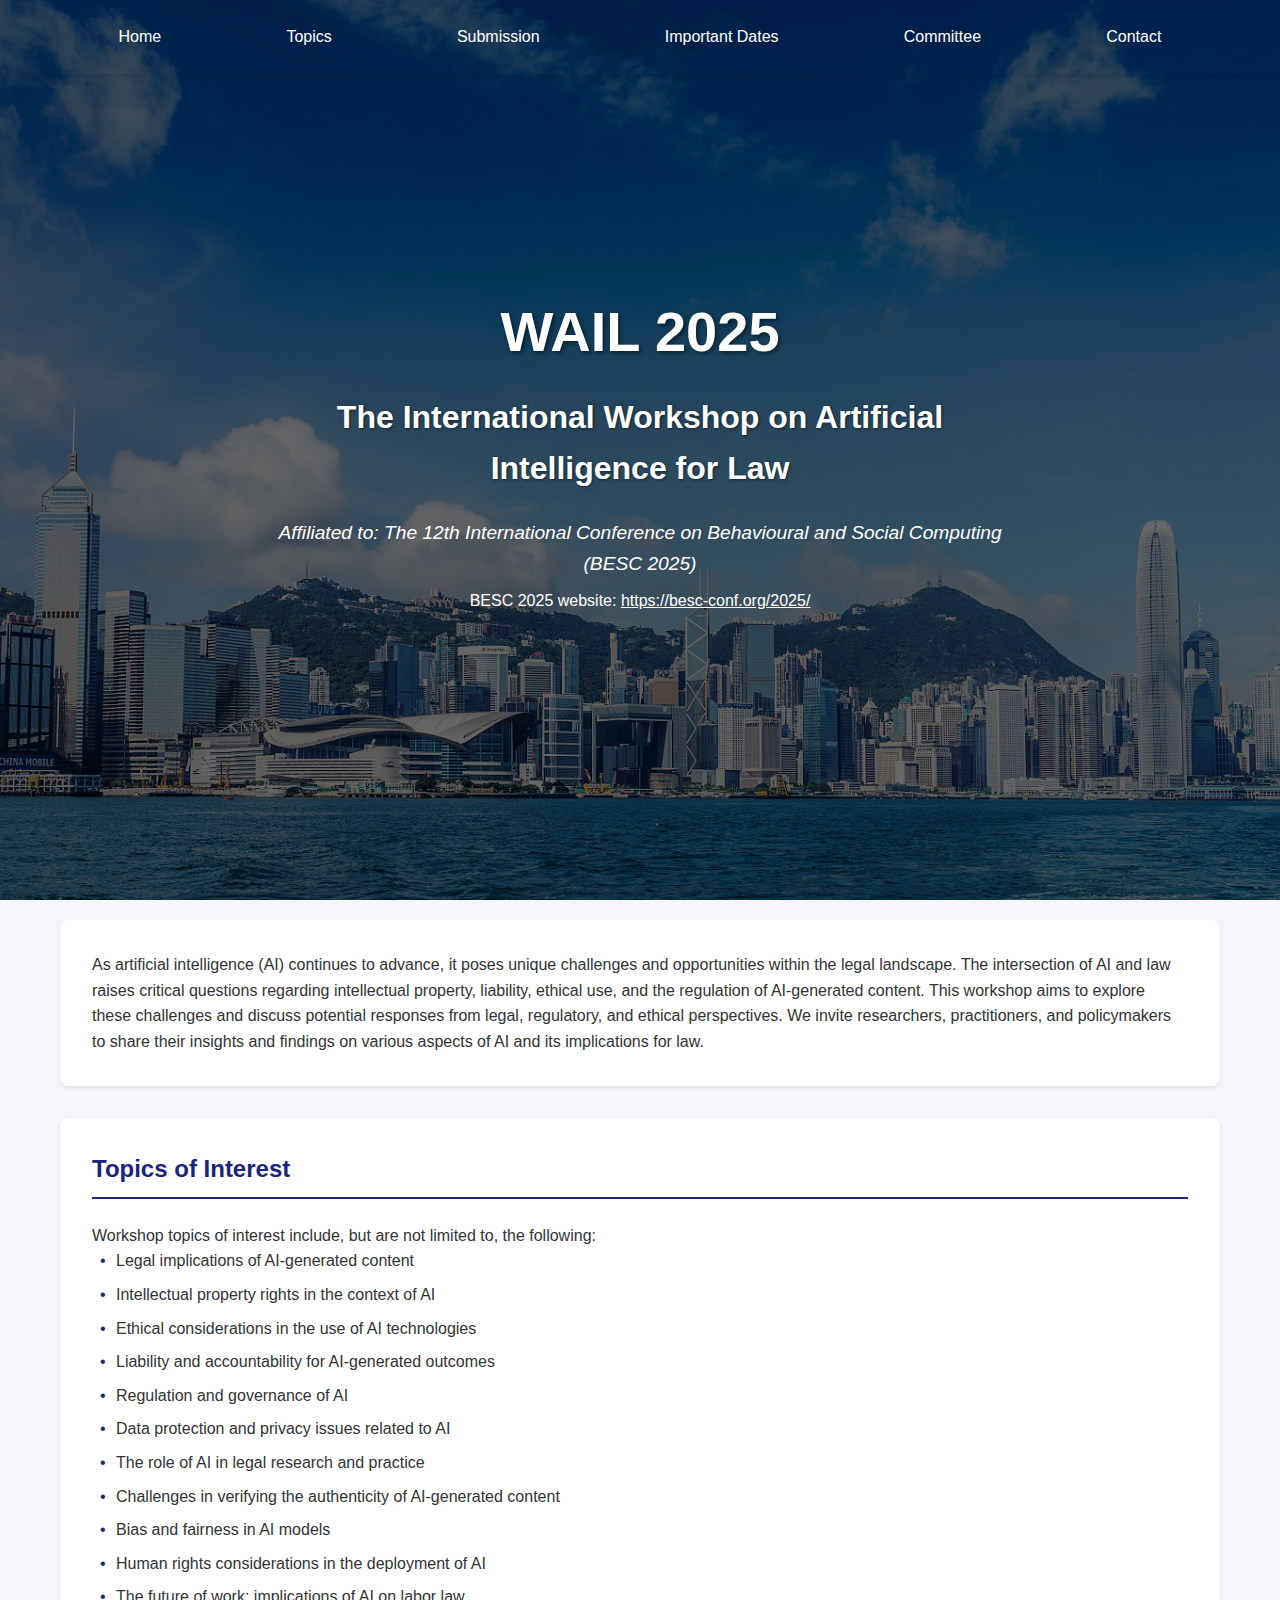
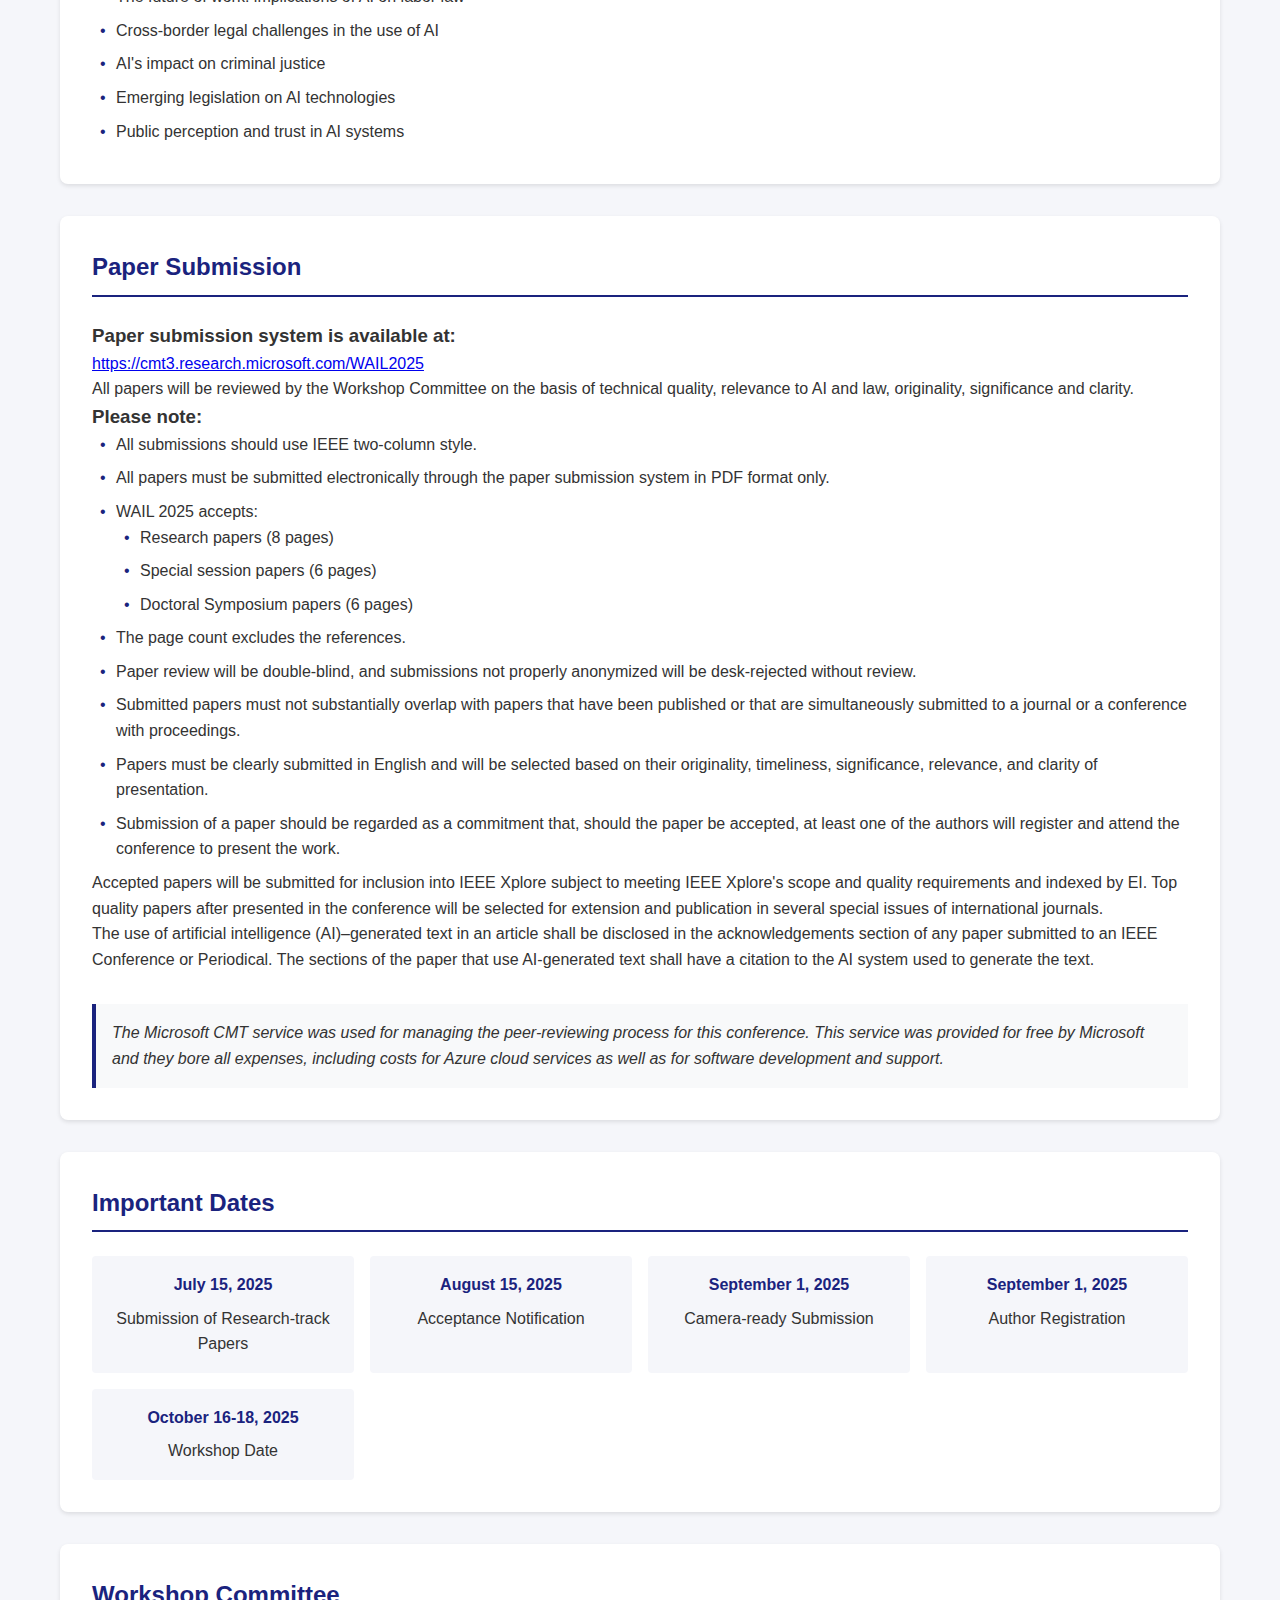
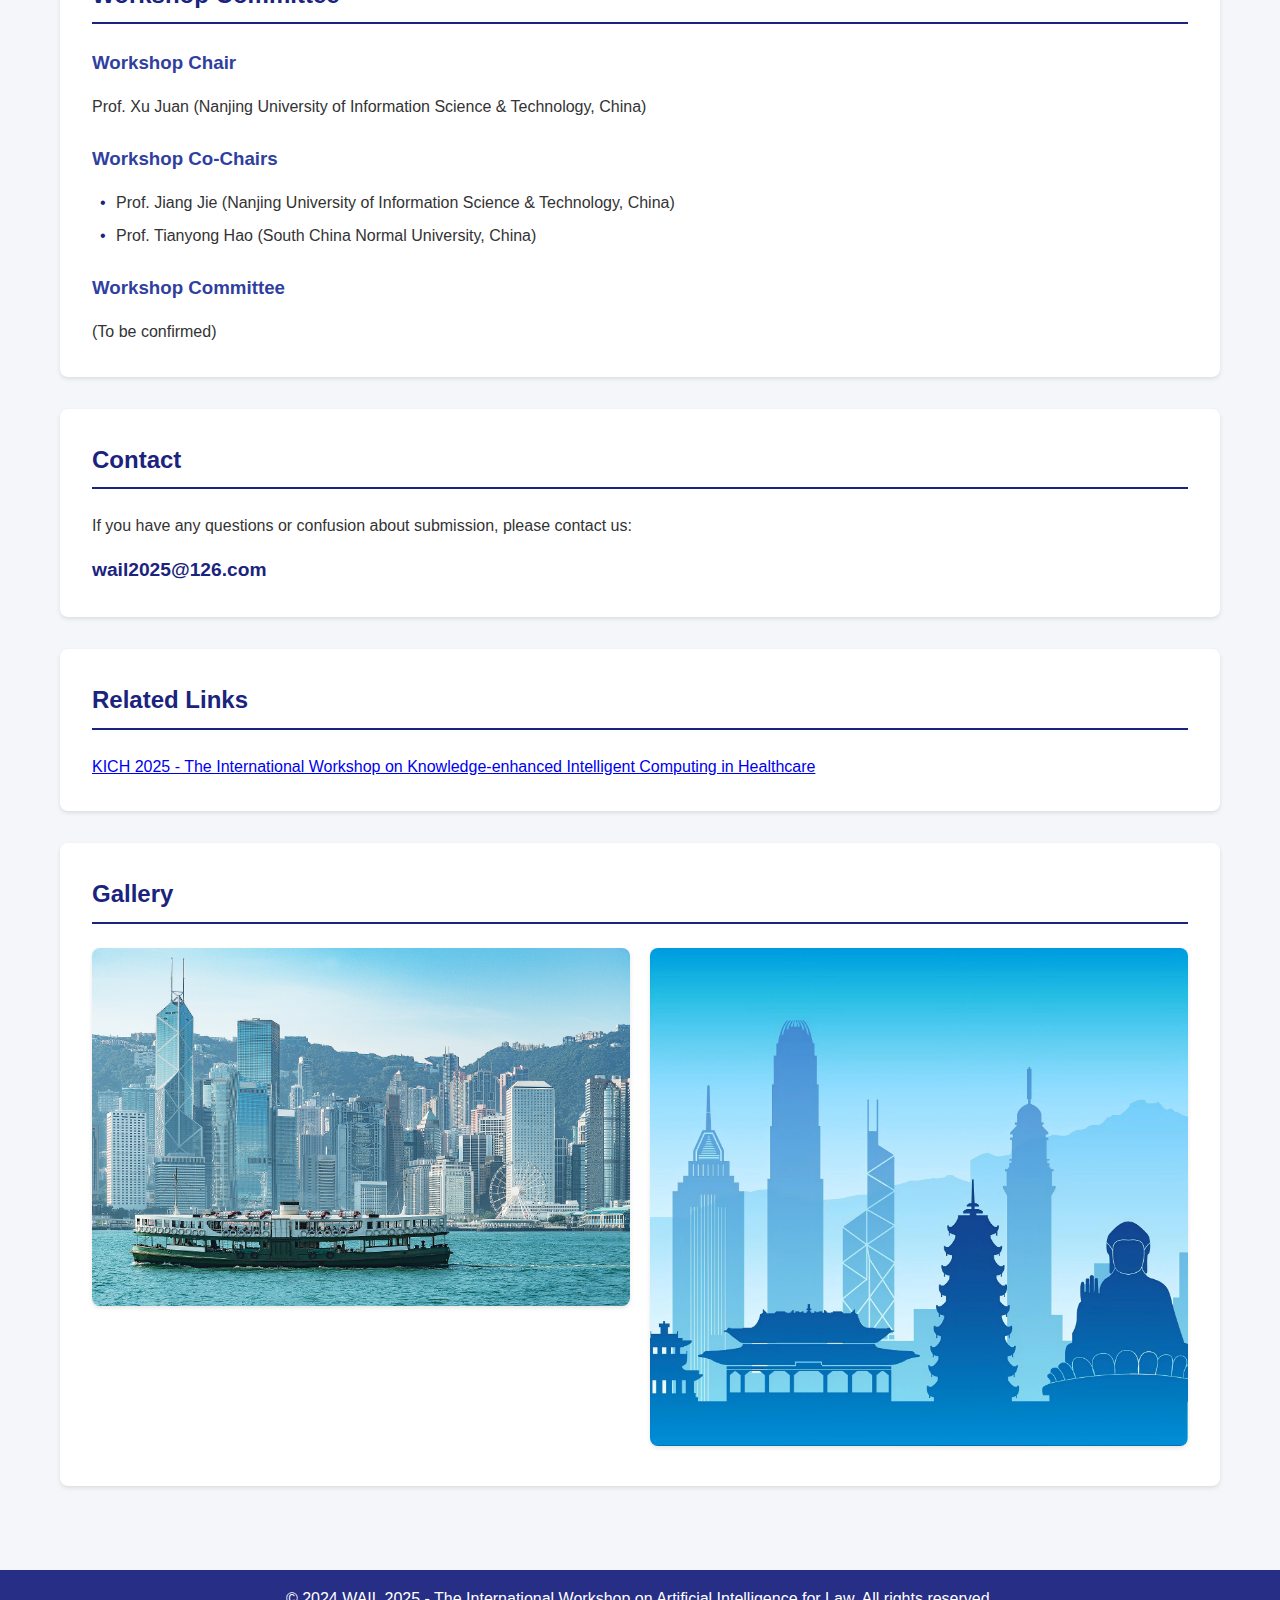
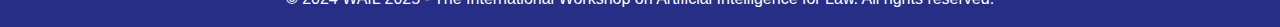
<file: index.html>
<!DOCTYPE html>
<html lang="en">
<head>
    <meta charset="UTF-8">
    <meta name="viewport" content="width=device-width, initial-scale=1.0">
    <title>WAIL 2025 - The International Workshop on Artificial Intelligence for Law</title>
    <link rel="stylesheet" href="styles.css">
</head>
<body>
    <div class="hero" style="background-image: url('images/香港的天际线.jpg');">
        <div class="overlay"></div>
        <nav>
            <div class="nav-container">
                <a href="#home" class="nav-item">Home</a>
                <a href="#topics" class="nav-item">Topics</a>
                <a href="#submission" class="nav-item">Submission</a>
                <a href="#dates" class="nav-item">Important Dates</a>
                <a href="#committee" class="nav-item">Committee</a>
                <a href="#contact" class="nav-item">Contact</a>
            </div>
        </nav>
        
        <div class="hero-content">
            <h1>WAIL 2025</h1>
            <h2>The International Workshop on Artificial Intelligence for Law</h2>
            <p class="affiliation">Affiliated to: The 12th International Conference on Behavioural and Social Computing (BESC 2025)</p>
            <p class="conference-link">BESC 2025 website: <a href="https://besc-conf.org/2025/" target="_blank">https://besc-conf.org/2025/</a></p>
        </div>
    </div>

    <main>
        <section id="introduction" class="content-section">
            <p>As artificial intelligence (AI) continues to advance, it poses unique challenges and opportunities within the legal landscape. The intersection of AI and law raises critical questions regarding intellectual property, liability, ethical use, and the regulation of AI-generated content. This workshop aims to explore these challenges and discuss potential responses from legal, regulatory, and ethical perspectives. We invite researchers, practitioners, and policymakers to share their insights and findings on various aspects of AI and its implications for law.</p>
        </section>

        <section id="topics" class="content-section">
            <h2>Topics of Interest</h2>
            <p>Workshop topics of interest include, but are not limited to, the following:</p>
            <ul>
                <li>Legal implications of AI-generated content</li>
                <li>Intellectual property rights in the context of AI</li>
                <li>Ethical considerations in the use of AI technologies</li>
                <li>Liability and accountability for AI-generated outcomes</li>
                <li>Regulation and governance of AI</li>
                <li>Data protection and privacy issues related to AI</li>
                <li>The role of AI in legal research and practice</li>
                <li>Challenges in verifying the authenticity of AI-generated content</li>
                <li>Bias and fairness in AI models</li>
                <li>Human rights considerations in the deployment of AI</li>
                <li>The future of work: implications of AI on labor law</li>
                <li>Cross-border legal challenges in the use of AI</li>
                <li>AI's impact on criminal justice</li>
                <li>Emerging legislation on AI technologies</li>
                <li>Public perception and trust in AI systems</li>
            </ul>
        </section>

        <section id="submission" class="content-section">
            <h2>Paper Submission</h2>
            <div class="submission-info">
                <h3>Paper submission system is available at:</h3>
                <p><a href="https://cmt3.research.microsoft.com/WAIL2025" target="_blank">https://cmt3.research.microsoft.com/WAIL2025</a></p>
                
                <p>All papers will be reviewed by the Workshop Committee on the basis of technical quality, relevance to AI and law, originality, significance and clarity.</p>
                <h3>Please note:</h3>
                <ul>
                    <li>All submissions should use IEEE two-column style.</li>
                    <li>All papers must be submitted electronically through the paper submission system in PDF format only.</li>
                    <li>WAIL 2025 accepts:
                        <ul>
                            <li>Research papers (8 pages)</li>
                            <li>Special session papers (6 pages)</li>
                            <li>Doctoral Symposium papers (6 pages)</li>
                        </ul>
                    </li>
                    <li>The page count excludes the references.</li>
                    <li>Paper review will be double-blind, and submissions not properly anonymized will be desk-rejected without review.</li>
                    <li>Submitted papers must not substantially overlap with papers that have been published or that are simultaneously submitted to a journal or a conference with proceedings.</li>
                    <li>Papers must be clearly submitted in English and will be selected based on their originality, timeliness, significance, relevance, and clarity of presentation.</li>
                    <li>Submission of a paper should be regarded as a commitment that, should the paper be accepted, at least one of the authors will register and attend the conference to present the work.</li>
                </ul>
                <p>Accepted papers will be submitted for inclusion into IEEE Xplore subject to meeting IEEE Xplore's scope and quality requirements and indexed by EI. Top quality papers after presented in the conference will be selected for extension and publication in several special issues of international journals.</p>
                <p>The use of artificial intelligence (AI)–generated text in an article shall be disclosed in the acknowledgements section of any paper submitted to an IEEE Conference or Periodical. The sections of the paper that use AI-generated text shall have a citation to the AI system used to generate the text.</p>
                <p class="cmt-notice">The Microsoft CMT service was used for managing the peer-reviewing process for this conference. This service was provided for free by Microsoft and they bore all expenses, including costs for Azure cloud services as well as for software development and support.</p>
            </div>
        </section>

        <section id="dates" class="content-section">
            <h2>Important Dates</h2>
            <div class="dates-grid">
                <div class="date-item">
                    <span class="date">July 15, 2025</span>
                    <span class="event">Submission of Research-track Papers</span>
                </div>
                <div class="date-item">
                    <span class="date">August 15, 2025</span>
                    <span class="event">Acceptance Notification</span>
                </div>
                <div class="date-item">
                    <span class="date">September 1, 2025</span>
                    <span class="event">Camera-ready Submission</span>
                </div>
                <div class="date-item">
                    <span class="date">September 1, 2025</span>
                    <span class="event">Author Registration</span>
                </div>
                <div class="date-item">
                    <span class="date">October 16-18, 2025</span>
                    <span class="event">Workshop Date</span>
                </div>
            </div>
        </section>

        <section id="committee" class="content-section">
            <h2>Workshop Committee</h2>
            <div class="committee-section">
                <h3>Workshop Chair</h3>
                <p>Prof. Xu Juan (Nanjing University of Information Science & Technology, China)</p>
                
                <h3>Workshop Co-Chairs</h3>
                <ul>
                    <li>Prof. Jiang Jie (Nanjing University of Information Science & Technology, China)</li>
                    <li>Prof. Tianyong Hao (South China Normal University, China)</li>
                </ul>
                
                <h3>Workshop Committee</h3>
                <p>(To be confirmed)</p>
            </div>
        </section>

        <section id="contact" class="content-section">
            <h2>Contact</h2>
            <p>If you have any questions or confusion about submission, please contact us:</p>
            <p class="email">wail2025@126.com</p>
        </section>

        <section id="related-links" class="content-section">
            <h2>Related Links</h2>
            <p><a href="https://kic-h.github.io/2025/" target="_blank">KICH 2025 - The International Workshop on Knowledge-enhanced Intelligent Computing in Healthcare</a></p>
        </section>
        
        <section id="gallery" class="content-section">
            <h2>Gallery</h2>
            <div class="image-grid">
                <div class="image-item">
                    <img src="images/复古双层船.jpg" alt="Traditional Hong Kong Junk Boat">
                </div>
                <div class="image-item">
                    <img src="images/香港著名的城市景观.jpg" alt="Famous Hong Kong City Landscape">
                </div>
            </div>
        </section>
    </main>

    <footer>
        <p>&copy; 2024 WAIL 2025 - The International Workshop on Artificial Intelligence for Law. All rights reserved.</p>
    </footer>
</body>
</html>
</file>
<file: styles.css>
:root {
    --primary-color: #1a237e;
    --secondary-color: #303f9f;
    --text-color: #333;
    --light-bg: #f5f6fa;
    --nav-bg: rgba(26, 35, 126, 0.95);
}

* {
    margin: 0;
    padding: 0;
    box-sizing: border-box;
}

body {
    font-family: 'Arial', sans-serif;
    line-height: 1.6;
    color: var(--text-color);
    background-color: var(--light-bg);
}

nav {
    background-color: var(--nav-bg);
    width: 100%;
    z-index: 1000;
    box-shadow: 0 2px 4px rgba(0,0,0,0.1);
}

.nav-container {
    max-width: 1200px;
    margin: 0 auto;
    padding: 1rem;
    display: flex;
    justify-content: space-around;
    flex-wrap: wrap;
}

.nav-item {
    color: white;
    text-decoration: none;
    padding: 0.5rem 1rem;
    transition: all 0.3s ease;
}

.nav-item:hover {
    background-color: rgba(255, 255, 255, 0.2);
    border-radius: 4px;
}

.hero {
    height: 100vh;
    background-size: cover;
    background-position: center;
    position: relative;
    display: flex;
    flex-direction: column;
    justify-content: center;
}

.overlay {
    position: absolute;
    top: 0;
    left: 0;
    width: 100%;
    height: 100%;
    background-color: rgba(0, 0, 0, 0.6);
    z-index: 0;
}

.hero nav {
    background-color: transparent;
    position: absolute;
    top: 0;
    width: 100%;
    z-index: 2;
}

.hero-content {
    z-index: 1;
    color: white;
    text-align: center;
    padding: 2rem;
    max-width: 800px;
    margin: 0 auto;
}

.hero-content h1 {
    font-size: 3.5rem;
    margin-bottom: 1rem;
    text-shadow: 2px 2px 4px rgba(0,0,0,0.5);
}

.hero-content h2 {
    font-size: 2rem;
    margin-bottom: 1.5rem;
    text-shadow: 1px 1px 3px rgba(0,0,0,0.5);
}

.affiliation {
    font-style: italic;
    margin-bottom: 0.5rem;
    font-size: 1.2rem;
}

.conference-link a {
    color: white;
    text-decoration: underline;
}

main {
    padding: 20px;
    max-width: 1200px;
    margin-left: auto;
    margin-right: auto;
}

.content-section {
    background: white;
    padding: 2rem;
    margin-bottom: 2rem;
    border-radius: 8px;
    box-shadow: 0 2px 4px rgba(0,0,0,0.1);
}

.content-section h2 {
    color: var(--primary-color);
    margin-bottom: 1.5rem;
    padding-bottom: 0.5rem;
    border-bottom: 2px solid var(--primary-color);
}

.content-section ul {
    list-style-type: none;
    padding-left: 1.5rem;
}

.content-section ul li {
    margin-bottom: 0.5rem;
    position: relative;
}

.content-section ul li:before {
    content: "•";
    color: var(--primary-color);
    position: absolute;
    left: -1rem;
}

.dates-grid {
    display: grid;
    gap: 1rem;
    grid-template-columns: repeat(auto-fit, minmax(250px, 1fr));
}

.date-item {
    background: var(--light-bg);
    padding: 1rem;
    border-radius: 4px;
    text-align: center;
}

.date {
    font-weight: bold;
    color: var(--primary-color);
    display: block;
    margin-bottom: 0.5rem;
}

.committee-section h3 {
    color: var(--secondary-color);
    margin: 1.5rem 0 1rem 0;
}

.email {
    color: var(--primary-color);
    font-weight: bold;
    font-size: 1.2rem;
    margin-top: 1rem;
}

.cmt-notice {
    background-color: #f8f9fa;
    padding: 1rem;
    border-left: 4px solid var(--primary-color);
    margin-top: 2rem;
    font-style: italic;
}

.image-grid {
    display: grid;
    grid-template-columns: repeat(auto-fit, minmax(300px, 1fr));
    gap: 20px;
    margin-top: 1.5rem;
}

.image-item img {
    width: 100%;
    height: auto;
    border-radius: 8px;
    box-shadow: 0 2px 4px rgba(0,0,0,0.1);
    transition: transform 0.3s ease;
}

.image-item img:hover {
    transform: scale(1.03);
}

footer {
    background-color: var(--nav-bg);
    color: white;
    text-align: center;
    padding: 1rem;
    margin-top: 2rem;
}

@media (max-width: 768px) {
    .nav-container {
        flex-direction: column;
        align-items: center;
    }
    
    .nav-item {
        margin: 0.5rem 0;
    }
    
    .hero-content h1 {
        font-size: 2.5rem;
    }
    
    .hero-content h2 {
        font-size: 1.5rem;
    }
}
</file>
